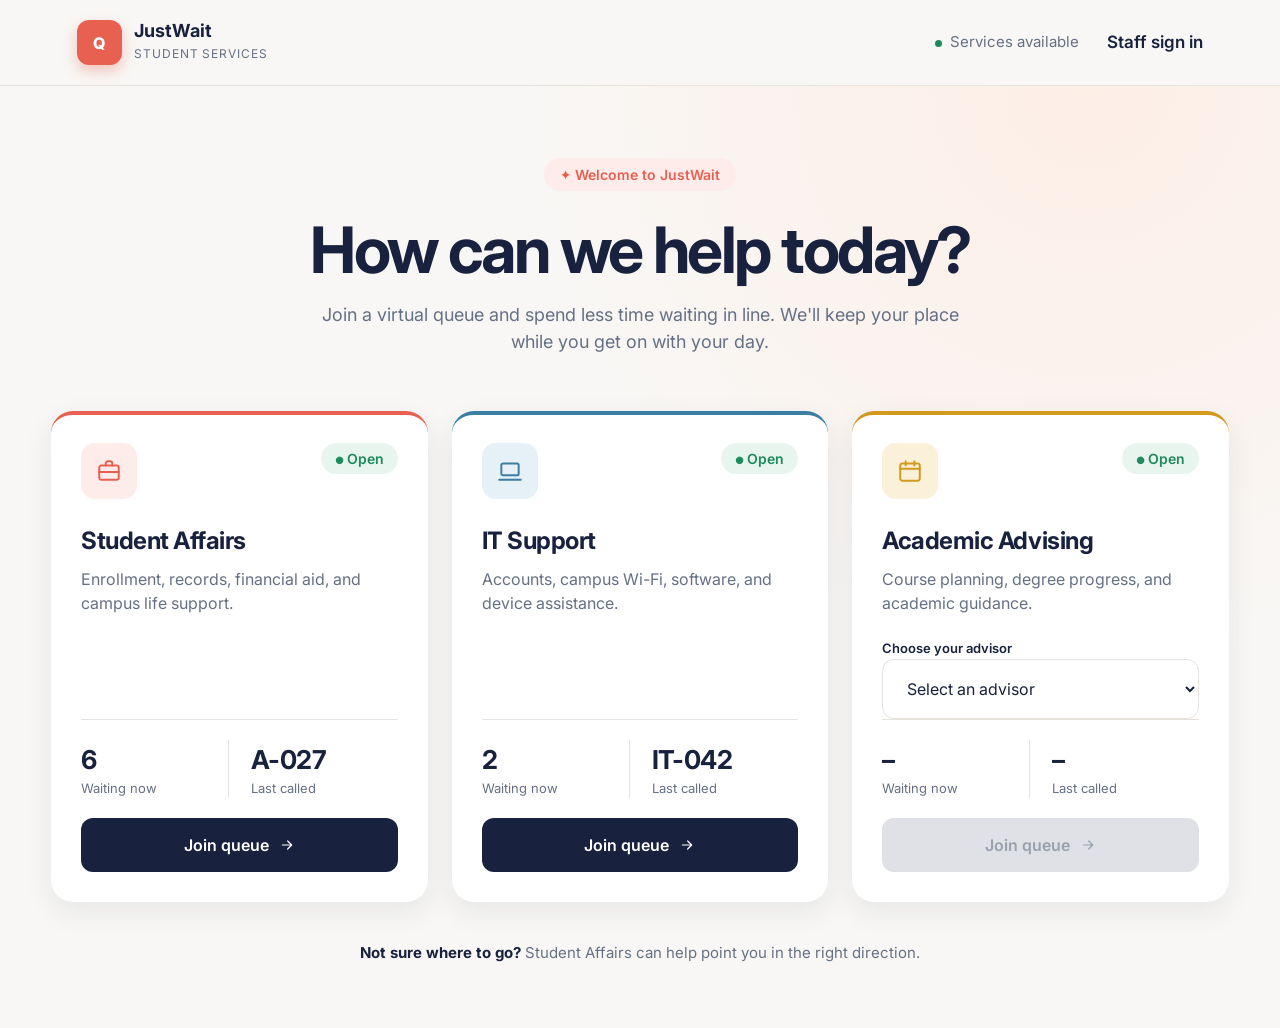
<file: index.html>
<!DOCTYPE html>
<html lang="en">
<head>
  <meta charset="UTF-8">
  <meta name="viewport" content="width=device-width, initial-scale=1">
  <title>JustWait – Student Services</title>
  <link rel="preconnect" href="https://fonts.googleapis.com">
  <link rel="stylesheet" href="https://fonts.googleapis.com/css2?family=Inter:wght@400;500;600;700;800&display=swap">
  <link rel="stylesheet" href="styles.css">
</head>
<body data-page="home">
  <header class="site-header">
    <a class="brand" href="index.html"><span class="brand-mark">Q</span>
      <span><strong>JustWait</strong><small>Student Services</small></span></a>
    <nav class="header-actions" aria-label="Main">
      <span class="status">Services available</span>
      <a class="staff" href="login.html">Staff sign in</a>
    </nav>
  </header>
  <main class="hero">
    <span class="pill">✦ Welcome to JustWait</span>
    <h1>How can we help today?</h1>
    <p class="lead">Join a virtual queue and spend less time waiting in line. We'll keep your place while you get on with your day.</p>
    <section id="services" class="grid" aria-label="Services"></section>
    <p class="help"><strong>Not sure where to go?</strong> Student Affairs can help point you in the right direction.</p>
  </main>
  <script src="app.js"></script>
</body>
</html>
</file>
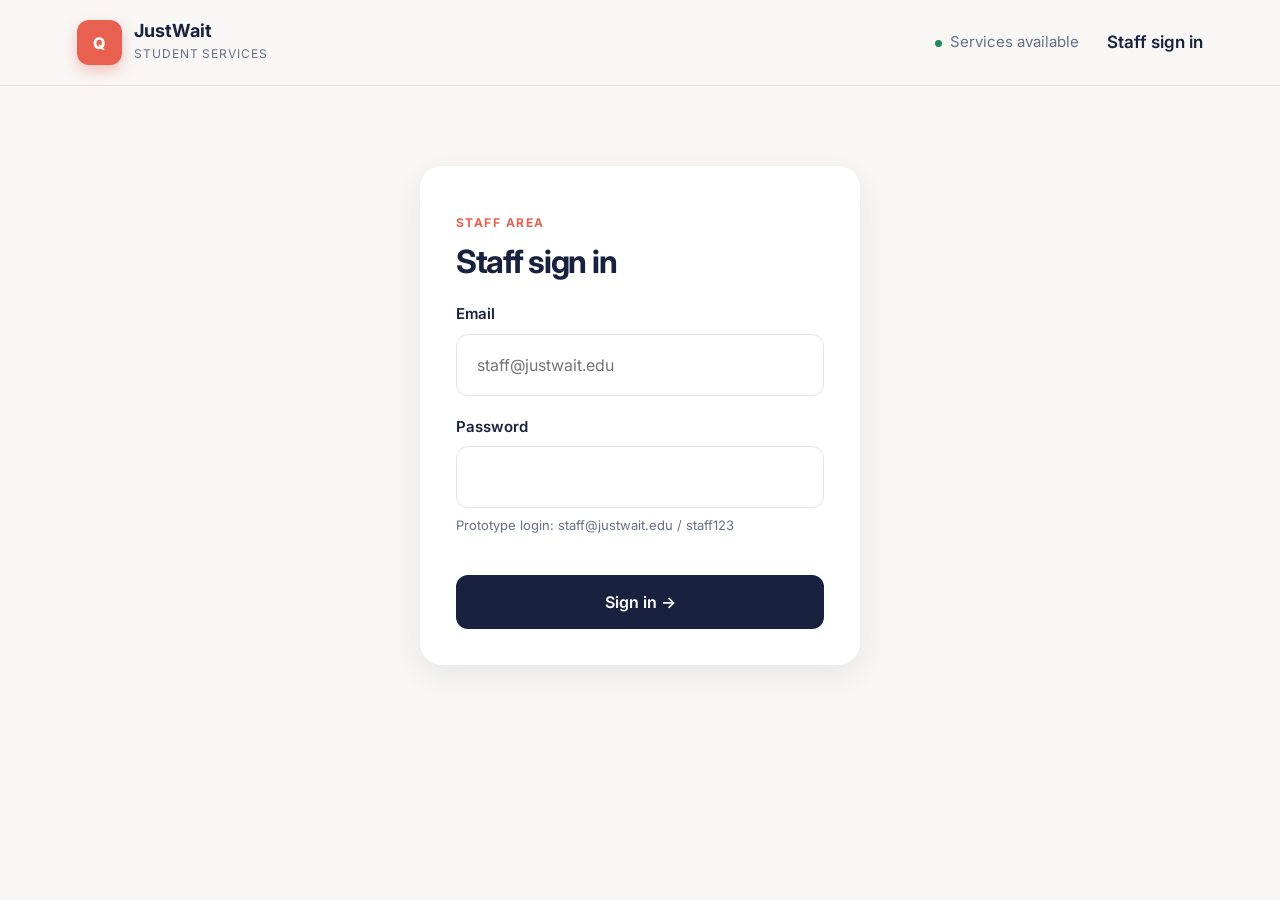
<file: dashboard.html>
<!DOCTYPE html>
<html lang="en">
<head>
  <meta charset="UTF-8">
  <meta name="viewport" content="width=device-width, initial-scale=1">
  <link rel="stylesheet" href="https://fonts.googleapis.com/css2?family=Inter:wght@400;500;600;700;800&display=swap">
  <link rel="stylesheet" href="styles.css">
  <title>Staff dashboard – JustWait</title>
</head>
<body data-page="dashboard">
    <header class="site-header">
    <a class="brand" href="index.html"><span class="brand-mark">Q</span>
      <span><strong>JustWait</strong><small>Student Services</small></span></a>
    <nav class="header-actions" aria-label="Main">
      <span class="status">Services available</span>
      <a class="staff" href="login.html">Staff sign in</a>
    </nav>
  </header>
  <main class="page">
    <div class="toolbar">
      <div><p class="eyebrow">Staff dashboard</p><h1 style="margin:8px 0 0;font-size:2.2rem">Manage queues</h1></div>
      <div class="toolbar"><button class="btn ghost" id="reset" style="margin:0">Reset demo data</button>
        <button class="btn" id="signout">Sign out</button></div>
    </div>
    <p class="notice" id="called" role="status"></p>
    <div id="lists"></div>
  </main>
  <script src="app.js"></script>
</body>
</html>
</file>
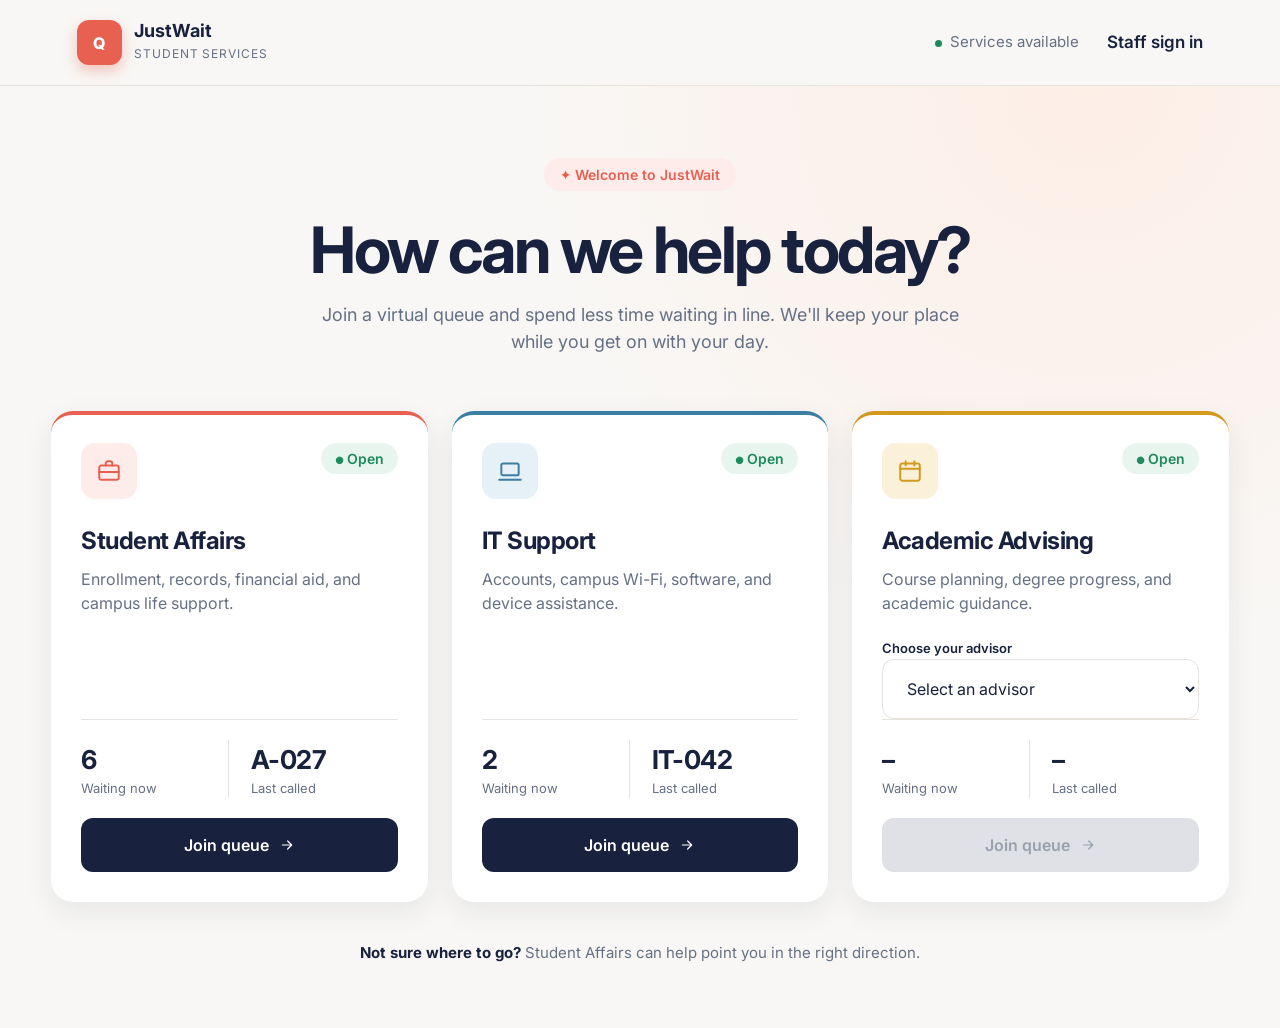
<file: join.html>
<!DOCTYPE html>
<html lang="en">
<head>
  <meta charset="UTF-8">
  <meta name="viewport" content="width=device-width, initial-scale=1">
  <title>Join a queue – JustWait</title>
  <link rel="stylesheet" href="https://fonts.googleapis.com/css2?family=Inter:wght@400;500;600;700;800&display=swap">
  <link rel="stylesheet" href="styles.css">
</head>
<body data-page="join">
  <header class="site-header">
    <a class="brand" href="index.html"><span class="brand-mark">Q</span>
      <span><strong>JustWait</strong><small>Student Services</small></span></a>
    <nav class="header-actions" aria-label="Main">
      <span class="status">Services available</span>
      <a class="staff" href="login.html">Staff sign in</a>
    </nav>
  </header>
  <main class="page">
    <a class="back" href="index.html">← Back to services</a>
    <div class="split">
      <section>
        <p class="eyebrow">Step 1 of 1</p>
        <h1 id="join-title">Join the queue</h1>
        <p class="lead">Enter your details below. We'll create your ticket and save your place in line.</p>
        <form id="join-form" novalidate>
          <div class="field" id="advisor-field" hidden>
            <div class="field-head"><label for="advisor">Academic advisor</label></div>
            <select id="advisor"></select>
          </div>
          <div class="field">
            <div class="field-head"><label for="name">Full name</label><small>REQUIRED</small></div>
            <input id="name" type="text" placeholder="e.g. Alex Johnson" autocomplete="name" autofocus>
            <p class="error" id="name-error" role="alert"></p>
          </div>
          <div class="field">
            <div class="field-head"><label for="sid">Student ID</label><small>REQUIRED</small></div>
            <input id="sid" type="text" placeholder="e.g. S1024">
            <p class="hint">For this prototype, use any ID from S1001 to S1100.</p>
            <p class="error" id="sid-error" role="alert"></p>
          </div>
          <button class="btn" type="submit">Confirm and join queue →</button>
          <p class="privacy">Your information is only visible to authorized staff.</p>
        </form>
      </section>
      <aside class="summary" aria-label="Queue summary">
        <span class="icon" id="summary-icon"></span>
        <p class="eyebrow" style="margin-top:24px">You're joining</p>
        <h2 id="service-title"></h2>
        <div class="row"><span>People waiting</span><b id="waiting"></b></div>
        <div class="row"><span>Most recently called</span><b id="last"></b></div>
        <div class="row"><span>Estimated wait<br>Approximately <span id="wait"></span> minutes</span></div>
      </aside>
    </div>
  </main>
  <script src="app.js"></script>
</body>
</html>
</file>
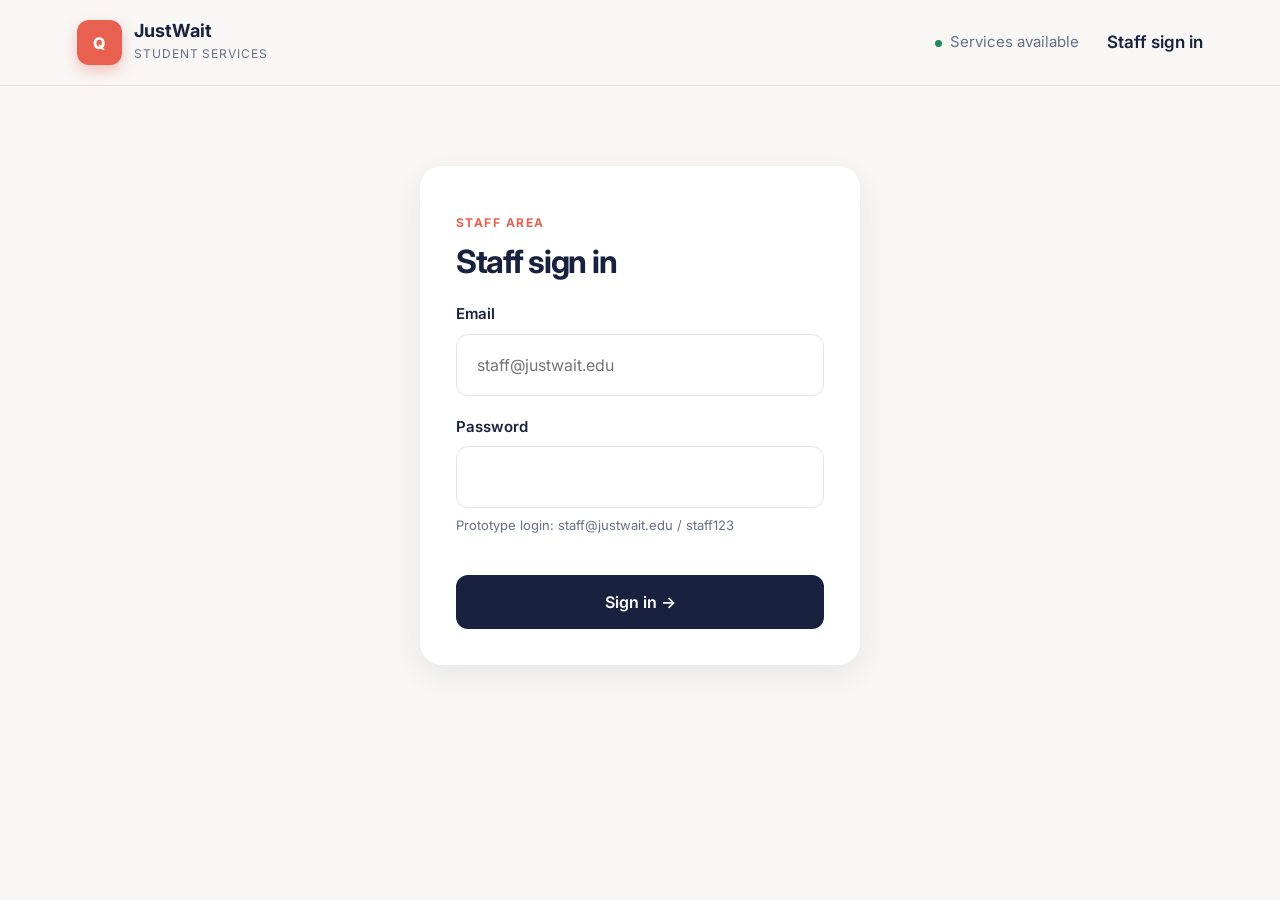
<file: login.html>
<!DOCTYPE html>
<html lang="en">
<head>
  <meta charset="UTF-8">
  <meta name="viewport" content="width=device-width, initial-scale=1">
  <link rel="stylesheet" href="https://fonts.googleapis.com/css2?family=Inter:wght@400;500;600;700;800&display=swap">
  <link rel="stylesheet" href="styles.css">
  <title>Staff sign in – JustWait</title>
</head>
<body data-page="login">
    <header class="site-header">
    <a class="brand" href="index.html"><span class="brand-mark">Q</span>
      <span><strong>JustWait</strong><small>Student Services</small></span></a>
    <nav class="header-actions" aria-label="Main">
      <span class="status">Services available</span>
      <a class="staff" href="login.html">Staff sign in</a>
    </nav>
  </header>
  <main class="page">
    <section class="login-box">
      <p class="eyebrow">Staff area</p>
      <h1>Staff sign in</h1>
      <form id="login-form" novalidate>
        <div class="field"><div class="field-head"><label for="email">Email</label></div>
          <input id="email" type="email" placeholder="staff@justwait.edu" autocomplete="username"></div>
        <div class="field"><div class="field-head"><label for="password">Password</label></div>
          <input id="password" type="password" autocomplete="current-password">
          <p class="hint">Prototype login: staff@justwait.edu / staff123</p>
          <p class="error" id="login-error" role="alert"></p></div>
        <button class="btn" type="submit">Sign in →</button>
      </form>
    </section>
  </main>
  <script src="app.js"></script>
</body>
</html>
</file>
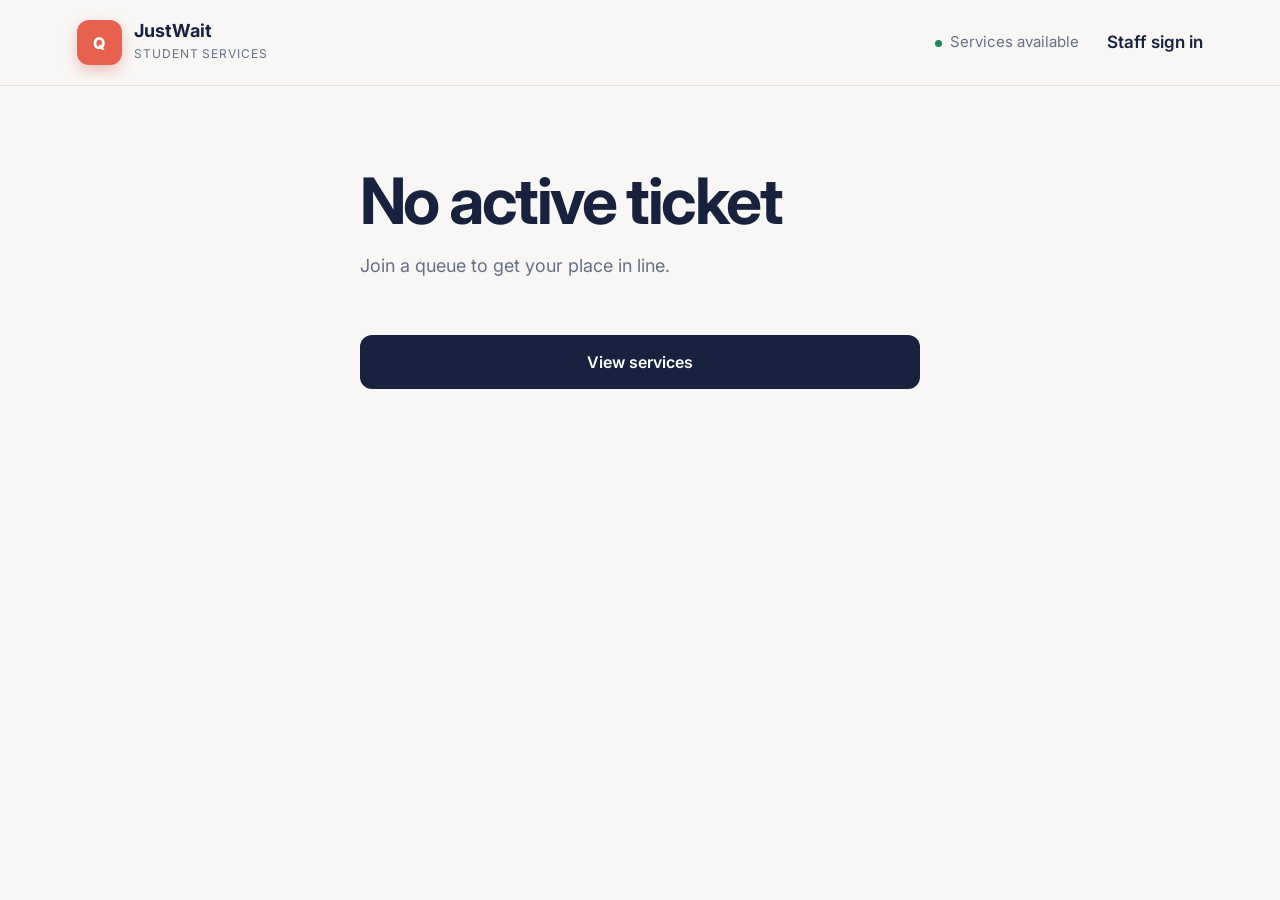
<file: ticket.html>
<!DOCTYPE html>
<html lang="en">
<head>
  <meta charset="UTF-8">
  <meta name="viewport" content="width=device-width, initial-scale=1">
  <title>Your ticket – JustWait</title>
  <link rel="stylesheet" href="https://fonts.googleapis.com/css2?family=Inter:wght@400;500;600;700;800&display=swap">
  <link rel="stylesheet" href="styles.css">
</head>
<body data-page="ticket">
  <header class="site-header">
    <a class="brand" href="index.html"><span class="brand-mark">Q</span>
      <span><strong>JustWait</strong><small>Student Services</small></span></a>
    <nav class="header-actions" aria-label="Main">
      <span class="status">Services available</span>
      <a class="staff" href="login.html">Staff sign in</a>
    </nav>
  </header>
  <main class="page"><section id="ticket" style="max-width:560px;margin:40px auto"></section></main>
  <script src="app.js"></script>
</body>
</html>
</file>
<file: styles.css>
/* JustWait – shared stylesheet (all pages)
   Sections: 1 tokens, 2 base, 3 header, 4 home, 5 cards, 6 form pages, 7 buttons, 8 responsive */

/* 1. Design tokens */
:root {
  --bg: #f8f7f5; --card: #fff; --ink: #18213d; --muted: #667085;
  --line: #e6e3de; --coral: #e8604f; --green: #1f8a5b;
  --accent: var(--coral); --tint: #fdecea;   /* overridden per service card */
}

/* 2. Base */
* { box-sizing: border-box; }
body { margin: 0; background: var(--bg); color: var(--ink); line-height: 1.5;
  font-family: Inter, system-ui, -apple-system, "Segoe UI", Roboto, sans-serif; }
a { color: inherit; text-decoration: none; }
:focus-visible { outline: 3px solid var(--accent); outline-offset: 2px; }
svg { width: 1em; height: 1em; fill: none; stroke: currentColor; stroke-width: 1.8;
  stroke-linecap: round; stroke-linejoin: round; }

/* 3. Header */
.site-header { display: flex; justify-content: space-between; align-items: center;
  padding: 20px max(20px, 6vw); border-bottom: 1px solid var(--line); }
.brand { display: flex; gap: 12px; align-items: center; }
.brand-mark { width: 45px; height: 45px; border-radius: 12px; background: var(--coral); color: #fff;
  display: grid; place-items: center; font-weight: 800; box-shadow: 0 6px 14px rgba(232,96,79,.35); }
.brand strong { display: block; line-height: 1.1; font-size: 18px; }
.brand small { font-size: 12px; letter-spacing: .08em; color: var(--muted); text-transform: uppercase; }
.header-actions { display: flex; gap: 28px; align-items: center; color: var(--muted); font-size: 15px; }
.status::before { content: ""; display: inline-block; width: 7px; height: 7px; border-radius: 50%;
  background: var(--green); margin-right: 8px; }
.staff { color: var(--ink); font-weight: 600; font-size: 17px; display: flex; gap: 8px; align-items: center; }

/* 4. Home hero */
.hero { text-align: center; padding: 72px max(20px, 4vw) 48px;
  background: radial-gradient(circle at 85% 0, #fdeee6 0, transparent 40%); }
.pill { display: inline-block; padding: 6px 16px; border-radius: 99px; background: #fdecea;
  color: var(--coral); font-weight: 600; font-size: 14px; }
h1 { margin: 24px 0 16px; font-size: clamp(2.2rem, 6vw, 4rem); letter-spacing: -.04em; line-height: 1.1; }
.lead { max-width: 640px; margin: 0 auto 56px; color: var(--muted); font-size: 18px; }
.help { margin-top: 40px; color: var(--muted); font-size: 15px; }
.help strong { color: var(--ink); }

/* 5. Service cards */
.grid { display: grid; grid-template-columns: repeat(auto-fit, minmax(280px, 1fr));
  gap: 24px; max-width: 1330px; margin: 0 auto; text-align: left; }
.card { background: var(--card); border-radius: 22px; border-top: 4px solid var(--accent);
  padding: 28px 30px 30px; box-shadow: 0 10px 30px rgba(24,33,61,.08);
  display: flex; flex-direction: column; }
.card-top { display: flex; justify-content: space-between; align-items: flex-start; }
.icon { width: 56px; height: 56px; border-radius: 14px; background: var(--tint); color: var(--accent);
  display: grid; place-items: center; font-size: 26px; }
.open { padding: 5px 14px; border-radius: 99px; background: #e8f5ee; color: var(--green);
  font-size: 14px; font-weight: 600; }
.open::before { content: "● "; font-size: 10px; }
.card h2 { margin: 24px 0 8px; font-size: 24px; letter-spacing: -.02em; }
.card > p { margin: 0 0 20px; color: var(--muted); min-height: 52px; }
.card label { font-size: 13px; font-weight: 600; }
.stats { display: flex; margin-top: auto; padding: 20px 0; border-top: 1px solid var(--line); }
.stats div { flex: 1; display: flex; flex-direction: column; }
.stats div + div { padding-left: 22px; border-left: 1px solid var(--line); }
.stats b { font-size: 26px; letter-spacing: -.02em; }
.stats span { font-size: 13px; color: var(--muted); }

/* 6. Form pages (join + ticket) */
.page { max-width: 1160px; margin: 0 auto; padding: 40px max(20px, 4vw) 80px; }
.back { display: inline-flex; gap: 8px; align-items: center; font-weight: 600; font-size: 15px; }
.split { display: grid; grid-template-columns: minmax(0, 1fr) 380px; gap: 90px; margin-top: 40px; align-items: start; }
.eyebrow { color: var(--coral); font-weight: 700; font-size: 12px; letter-spacing: .12em; text-transform: uppercase; }
.split h1 { margin-top: 12px; font-size: clamp(2rem, 4vw, 3rem); }
.split .lead { margin: 0 0 32px; font-size: 17px; }
.field { margin-bottom: 20px; }
.field-head { display: flex; justify-content: space-between; font-weight: 600; font-size: 15px; margin-bottom: 8px; }
.field-head small { color: var(--muted); font-size: 12px; letter-spacing: .08em; }
input, select { width: 100%; padding: 18px 20px; font: inherit; border: 1px solid var(--line);
  border-radius: 12px; background: #fff; color: var(--ink); }
input:focus, select:focus { outline: none; border-color: var(--coral); box-shadow: 0 0 0 4px rgba(232,96,79,.18); }
.hint { font-size: 13px; color: var(--muted); margin: 8px 0 0; }
.error { color: #c0392b; font-size: 13px; margin: 6px 0 0; min-height: 1em; }
.privacy { text-align: center; font-size: 13px; color: var(--muted); }
.summary { background: var(--card); border-radius: 22px; padding: 30px; box-shadow: 0 10px 30px rgba(24,33,61,.08); }
.summary h2 { margin: 6px 0 20px; font-size: 26px; }
.summary dl { margin: 0; }
.row { display: flex; justify-content: space-between; align-items: center; padding: 16px 0;
  border-top: 1px solid var(--line); font-size: 14px; color: var(--muted); }
.row b { font-size: 22px; color: var(--ink); }
.big { font-size: clamp(3rem, 9vw, 5rem); font-weight: 800; letter-spacing: -.04em; color: var(--accent); margin: 12px 0; }

/* 7. Buttons */
.btn { display: flex; justify-content: center; align-items: center; gap: 10px; width: 100%;
  padding: 17px; border: 0; border-radius: 12px; background: var(--ink); color: #fff;
  font: 600 16px Inter, system-ui, sans-serif; cursor: pointer; }
.btn:hover { background: #243055; }
.btn[aria-disabled="true"] { background: #dfe1e6; color: #9aa1ad; pointer-events: none; }
.btn.ghost { background: transparent; color: var(--ink); border: 1px solid var(--line); margin-top: 12px; }

/* 8. Responsive */
@media (max-width: 860px) {
  .split { grid-template-columns: 1fr; gap: 32px; }
  .header-actions .status { display: none; }
  .hero { padding-top: 48px; }
}

/* 9. Staff pages (login + dashboard) */
.login-box { max-width: 440px; margin: 40px auto; 
  background: var(--card); border-radius: 22px;
  padding: 36px; box-shadow: 0 10px 30px rgba(24,33,61,.08); }
.login-box h1 { font-size: 2rem; margin: 8px 0 24px; }
.toolbar { display: flex; justify-content: space-between; 
  align-items: center; gap: 16px; flex-wrap: wrap; }
.toolbar .btn { width: auto; padding: 12px 22px; }
.notice { background: #e8f5ee; color: var(--green); padding: 14px 18px; border-radius: 12px; margin: 24px 0; font-weight: 600; }
.panel { background: var(--card); border-radius: 18px; padding: 24px; margin-bottom: 20px; box-shadow: 0 6px 20px rgba(24,33,61,.06); }
.panel-head { display: flex; justify-content: space-between; align-items: center; margin-bottom: 12px; }
.panel-head h2 { margin: 0; font-size: 20px; }
.panel-head .btn { width: auto; padding: 10px 20px; }
table { width: 100%; border-collapse: collapse; font-size: 15px; }
th, td { text-align: left; padding: 10px 8px; border-top: 1px solid var(--line); }
th { color: var(--muted); font-size: 12px; letter-spacing: .08em; text-transform: uppercase; border-top: 0; }
</file>
